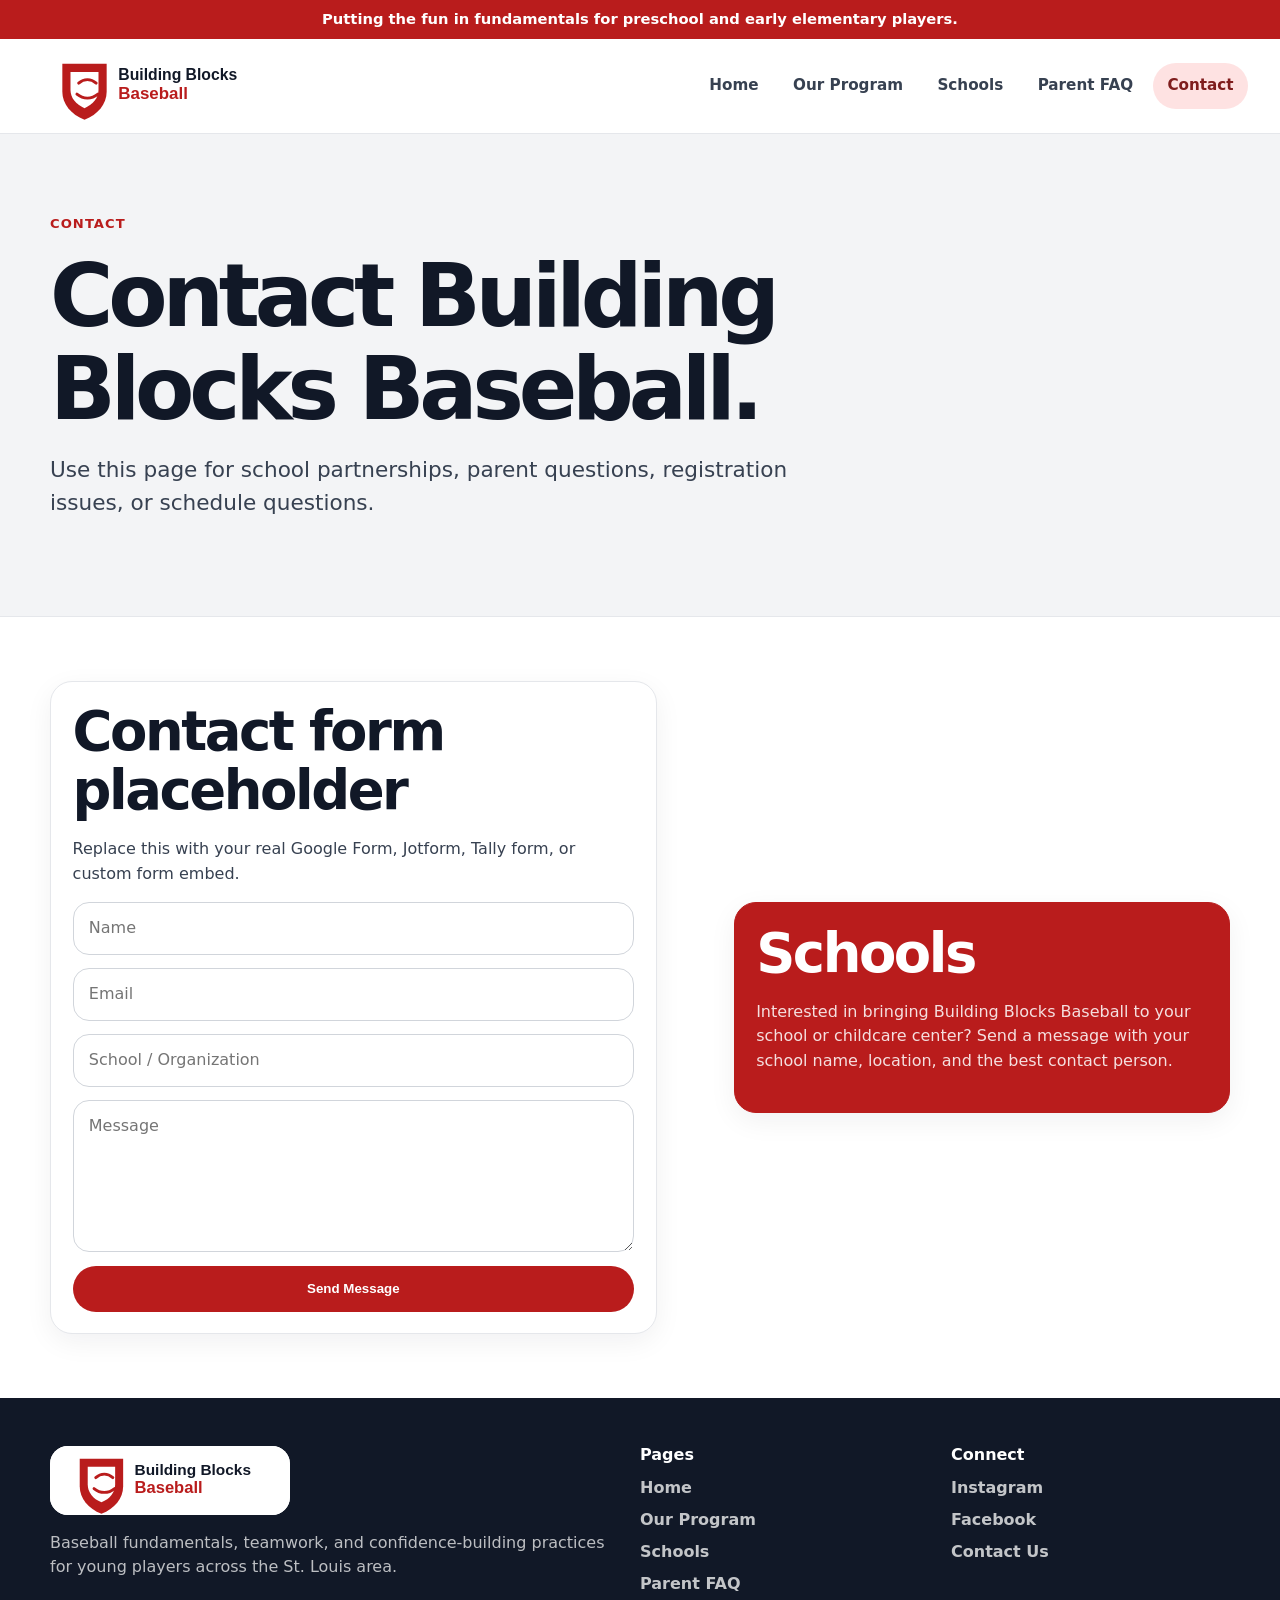
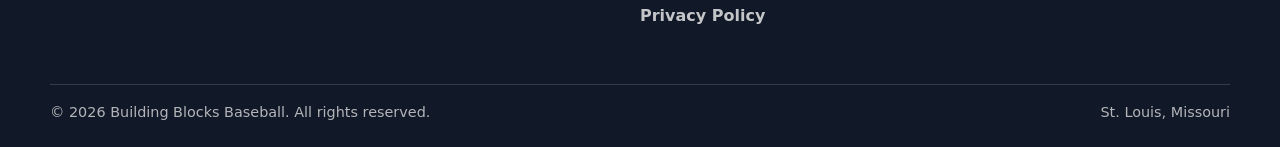
<file: contact/index.html>
<!doctype html>
<html lang="en">
<head>
  <meta charset="utf-8" />
  <meta name="viewport" content="width=device-width, initial-scale=1" />
  <title>Contact | Building Blocks Baseball</title>
  <meta name="description" content="Contact Building Blocks Baseball about school programs, registration, schedules, and partnerships." />
  <link rel="stylesheet" href="../assets/css/styles.css" />
</head>
<body>
  <div data-site-header></div>
  <main>
    <section class="page-hero"><div class="container"><p class="kicker">Contact</p><h1>Contact Building Blocks Baseball.</h1><p class="lead">Use this page for school partnerships, parent questions, registration issues, or schedule questions.</p></div></section>
    <section class="section-sm"><div class="container hero-grid">
      <div class="card">
        <h2>Contact form placeholder</h2>
        <p>Replace this with your real Google Form, Jotform, Tally form, or custom form embed.</p>
        <form class="form-grid" onsubmit="event.preventDefault(); alert('Replace this placeholder form with your real form.');">
          <input class="input" placeholder="Name" required />
          <input class="input" type="email" placeholder="Email" required />
          <input class="input" placeholder="School / Organization" />
          <textarea rows="5" placeholder="Message"></textarea>
          <button class="btn btn-primary" type="submit">Send Message</button>
        </form>
      </div>
      <div class="card red"><h2>Schools</h2><p>Interested in bringing Building Blocks Baseball to your school or childcare center? Send a message with your school name, location, and the best contact person.</p></div>
    </div></section>
  </main>
  <div data-site-footer></div>
  <script src="../assets/js/main.js"></script>
</body>
</html>
</file>
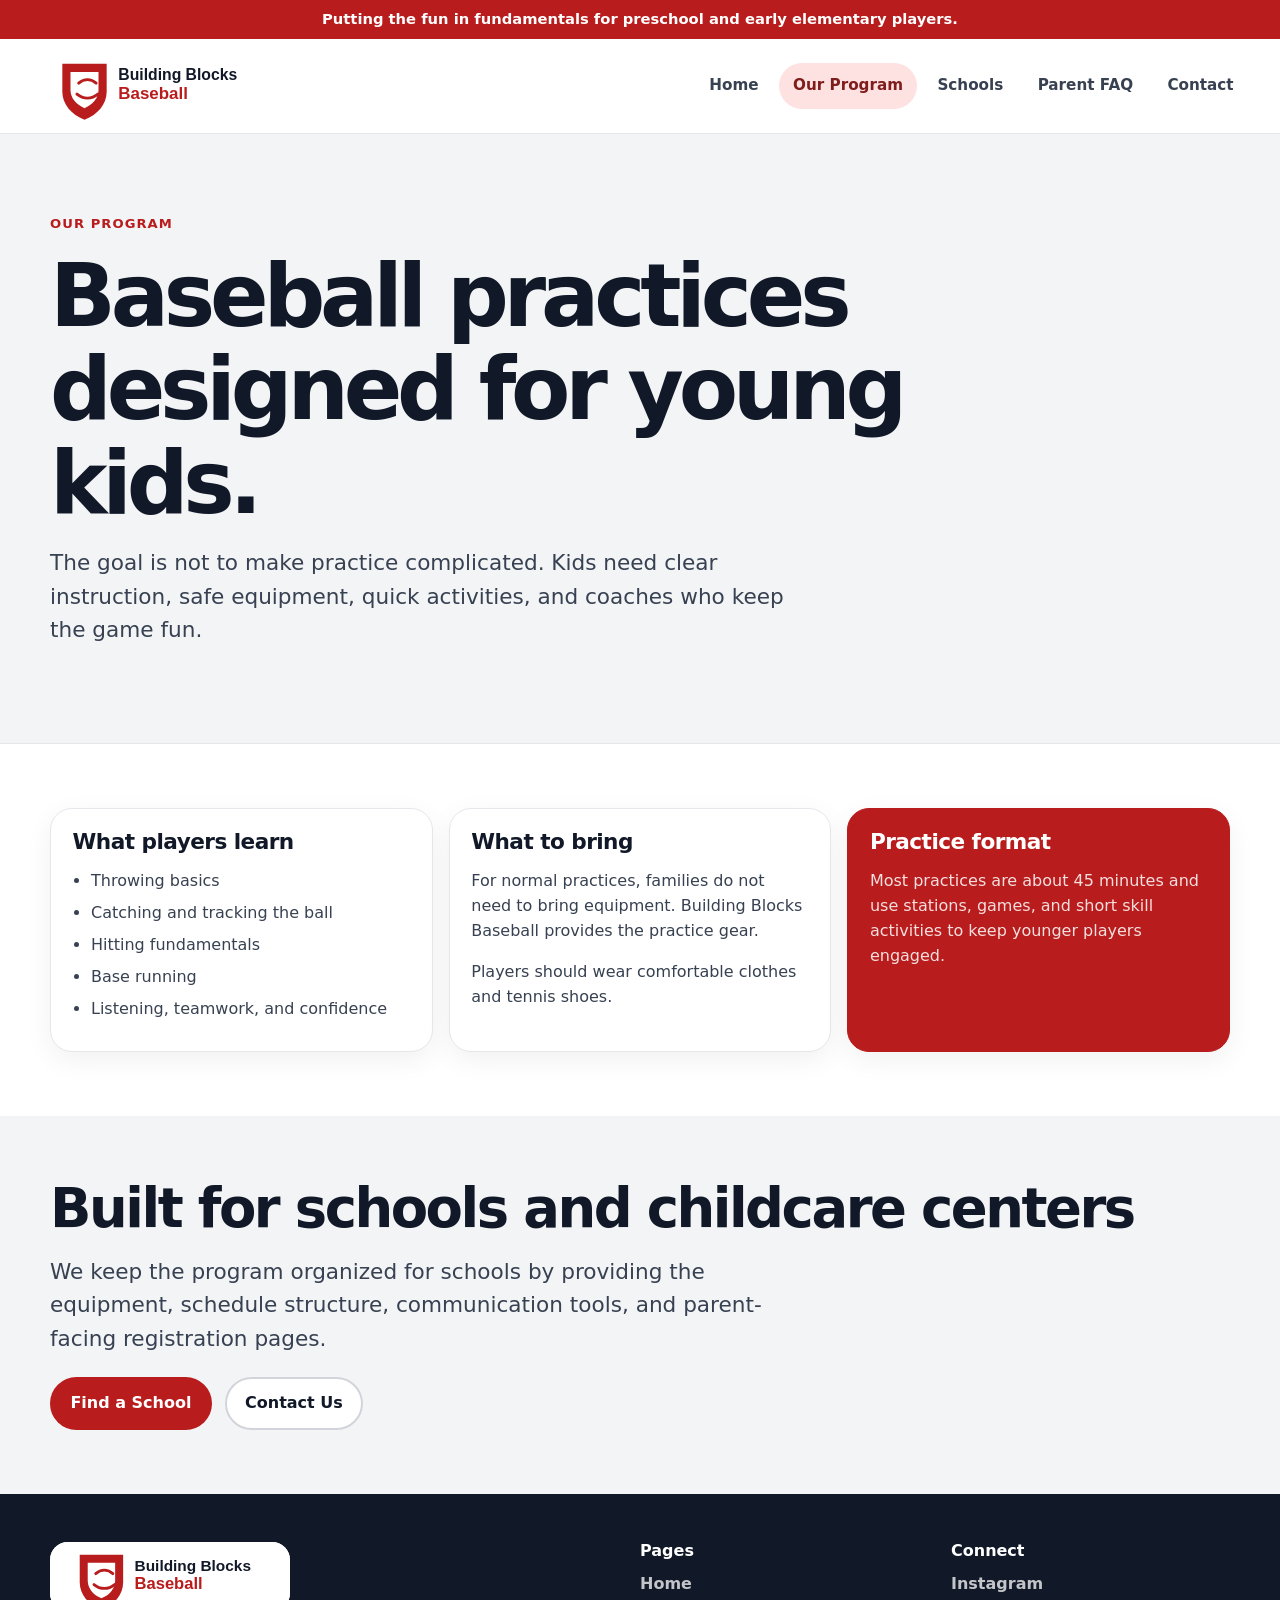
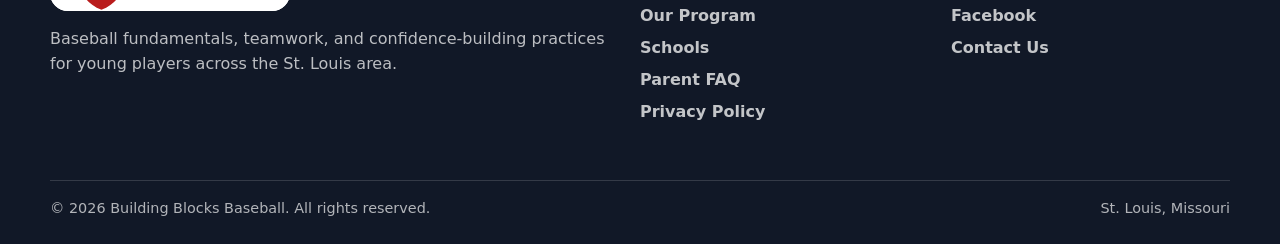
<file: our-program/index.html>
<!doctype html>
<html lang="en">
<head>
  <meta charset="utf-8" />
  <meta name="viewport" content="width=device-width, initial-scale=1" />
  <title>Our Program | Building Blocks Baseball</title>
  <meta name="description" content="Learn how Building Blocks Baseball practices work, what kids learn, and what families need to bring." />
  <link rel="stylesheet" href="../assets/css/styles.css" />
</head>
<body>
  <div data-site-header></div>
  <main>
    <section class="page-hero"><div class="container"><p class="kicker">Our Program</p><h1>Baseball practices designed for young kids.</h1><p class="lead">The goal is not to make practice complicated. Kids need clear instruction, safe equipment, quick activities, and coaches who keep the game fun.</p></div></section>
    <section class="section-sm"><div class="container card-grid">
      <article class="card"><h3>What players learn</h3><ul><li>Throwing basics</li><li>Catching and tracking the ball</li><li>Hitting fundamentals</li><li>Base running</li><li>Listening, teamwork, and confidence</li></ul></article>
      <article class="card"><h3>What to bring</h3><p>For normal practices, families do not need to bring equipment. Building Blocks Baseball provides the practice gear.</p><p>Players should wear comfortable clothes and tennis shoes.</p></article>
      <article class="card red"><h3>Practice format</h3><p>Most practices are about 45 minutes and use stations, games, and short skill activities to keep younger players engaged.</p></article>
    </div></section>
    <section class="section-sm" style="background:var(--gray-100)"><div class="container"><h2>Built for schools and childcare centers</h2><p class="lead">We keep the program organized for schools by providing the equipment, schedule structure, communication tools, and parent-facing registration pages.</p><div class="button-row"><a class="btn btn-primary" href="../schools/">Find a School</a><a class="btn btn-secondary" href="../contact/">Contact Us</a></div></div></section>
  </main>
  <div data-site-footer></div>
  <script src="../assets/js/main.js"></script>
</body>
</html>
</file>
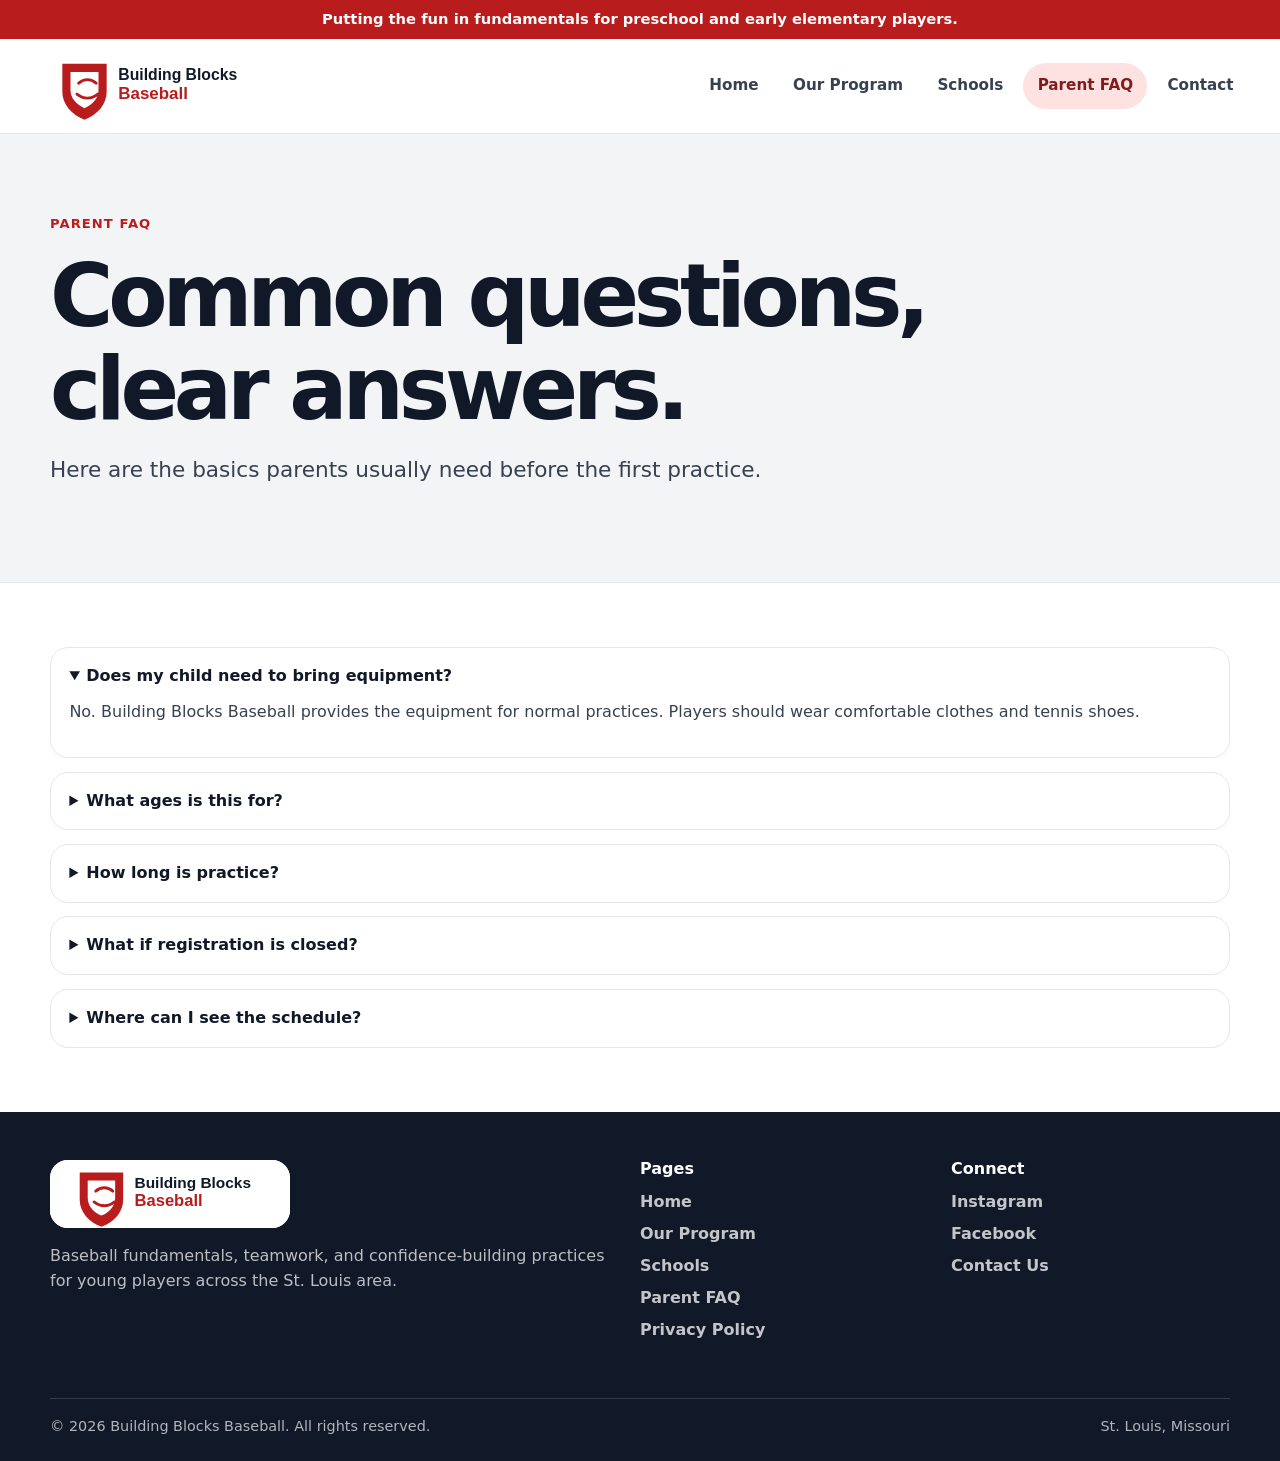
<file: parent-faq/index.html>
<!doctype html>
<html lang="en">
<head>
  <meta charset="utf-8" />
  <meta name="viewport" content="width=device-width, initial-scale=1" />
  <title>Parent FAQ | Building Blocks Baseball</title>
  <meta name="description" content="Answers to common parent questions about Building Blocks Baseball practices, equipment, schedules, and registration." />
  <link rel="stylesheet" href="../assets/css/styles.css" />
</head>
<body>
  <div data-site-header></div>
  <main>
    <section class="page-hero"><div class="container"><p class="kicker">Parent FAQ</p><h1>Common questions, clear answers.</h1><p class="lead">Here are the basics parents usually need before the first practice.</p></div></section>
    <section class="section-sm"><div class="container faq-list">
      <details open><summary>Does my child need to bring equipment?</summary><p>No. Building Blocks Baseball provides the equipment for normal practices. Players should wear comfortable clothes and tennis shoes.</p></details>
      <details><summary>What ages is this for?</summary><p>Most programs are designed for preschool and early elementary players, usually around ages 3–6. Exact ages can vary by school.</p></details>
      <details><summary>How long is practice?</summary><p>Most practices are about 45 minutes unless your school’s schedule says otherwise.</p></details>
      <details><summary>What if registration is closed?</summary><p>If a school says registration is closed, that session is full or no longer accepting registrations. Check back for the next season or contact us.</p></details>
      <details><summary>Where can I see the schedule?</summary><p>Open the Schools page, search for your school, and select View Details.</p></details>
    </div></section>
  </main>
  <div data-site-footer></div>
  <script src="../assets/js/main.js"></script>
</body>
</html>
</file>
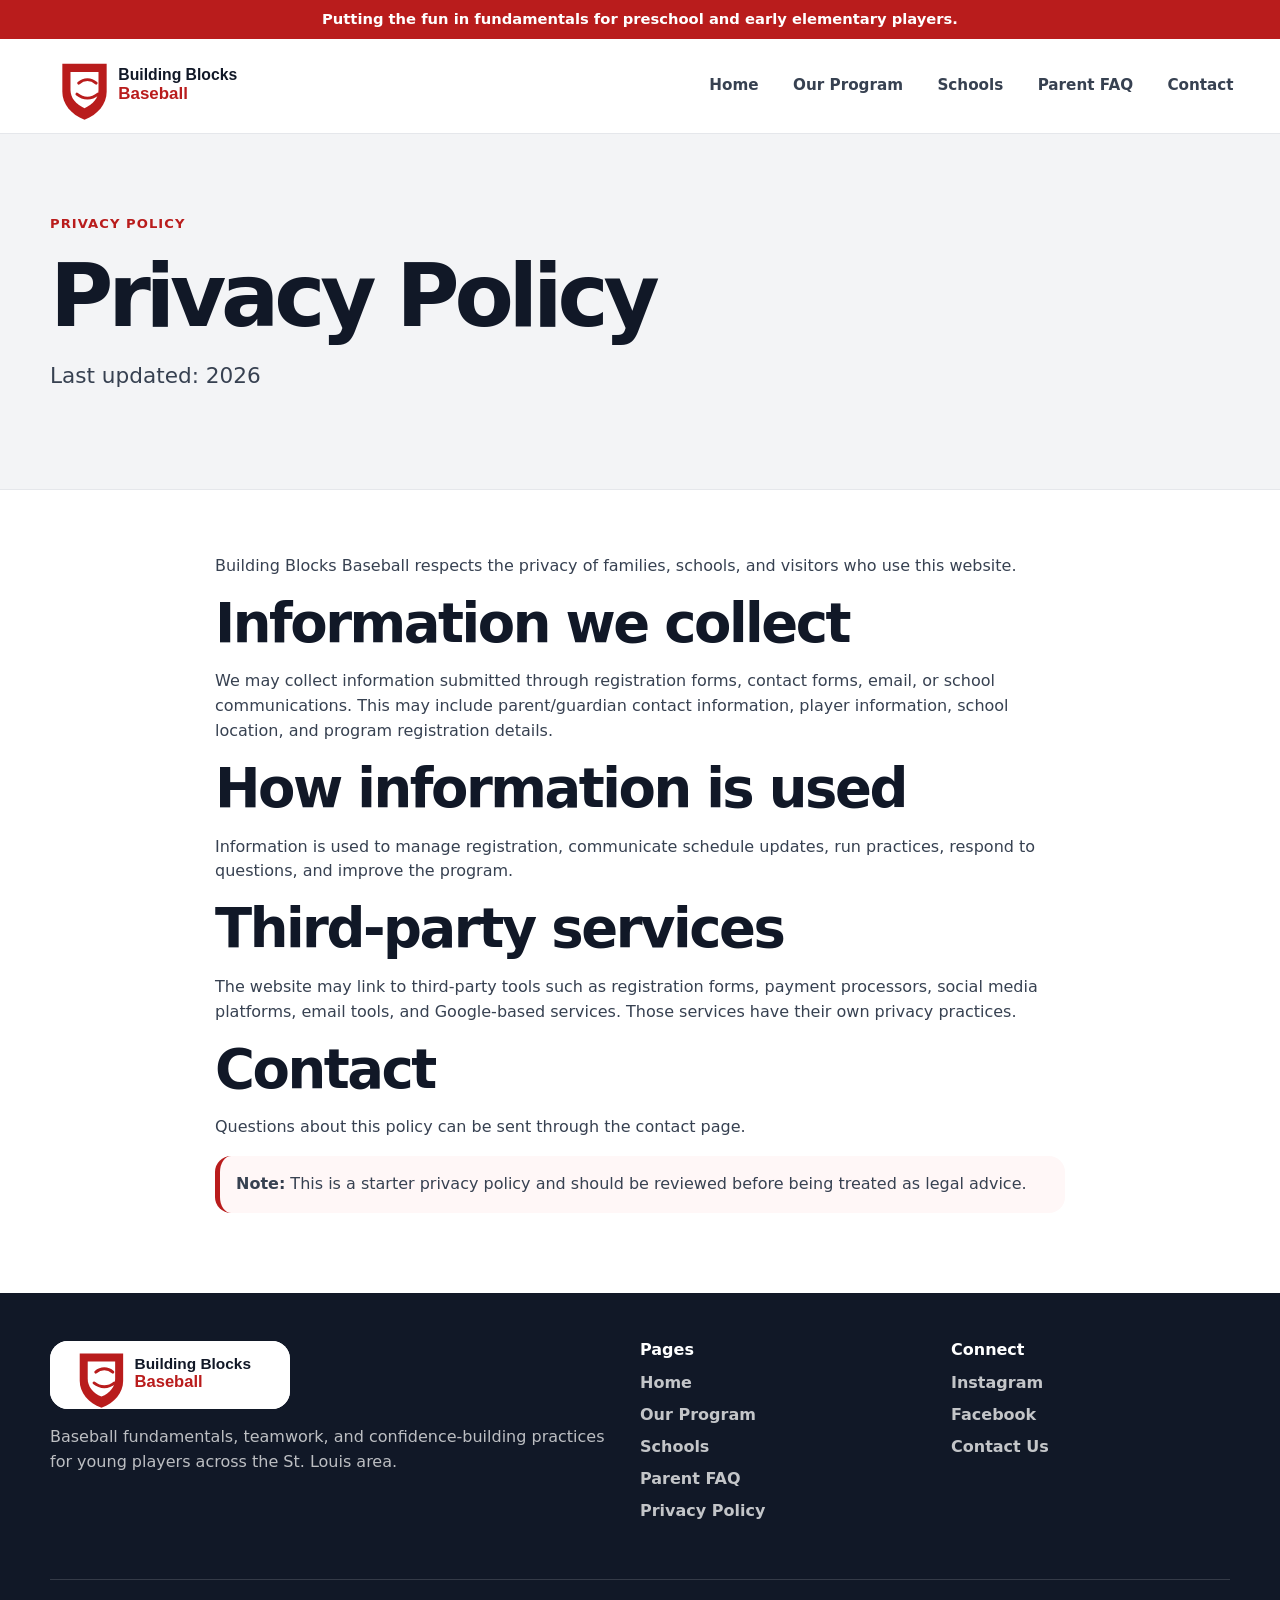
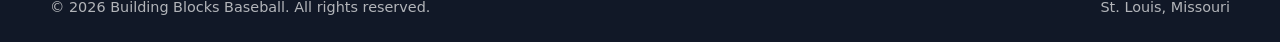
<file: privacy-policy/index.html>
<!doctype html>
<html lang="en">
<head>
  <meta charset="utf-8" />
  <meta name="viewport" content="width=device-width, initial-scale=1" />
  <title>Privacy Policy | Building Blocks Baseball</title>
  <meta name="description" content="Privacy policy for Building Blocks Baseball." />
  <link rel="stylesheet" href="../assets/css/styles.css" />
</head>
<body>
  <div data-site-header></div>
  <main>
    <section class="page-hero"><div class="container"><p class="kicker">Privacy Policy</p><h1>Privacy Policy</h1><p class="lead">Last updated: <span data-year></span></p></div></section>
    <section class="section-sm"><div class="container" style="max-width:850px">
      <p>Building Blocks Baseball respects the privacy of families, schools, and visitors who use this website.</p>
      <h2>Information we collect</h2><p>We may collect information submitted through registration forms, contact forms, email, or school communications. This may include parent/guardian contact information, player information, school location, and program registration details.</p>
      <h2>How information is used</h2><p>Information is used to manage registration, communicate schedule updates, run practices, respond to questions, and improve the program.</p>
      <h2>Third-party services</h2><p>The website may link to third-party tools such as registration forms, payment processors, social media platforms, email tools, and Google-based services. Those services have their own privacy practices.</p>
      <h2>Contact</h2><p>Questions about this policy can be sent through the contact page.</p>
      <p class="notice"><strong>Note:</strong> This is a starter privacy policy and should be reviewed before being treated as legal advice.</p>
    </div></section>
  </main>
  <div data-site-footer></div>
  <script src="../assets/js/main.js"></script>
</body>
</html>
</file>
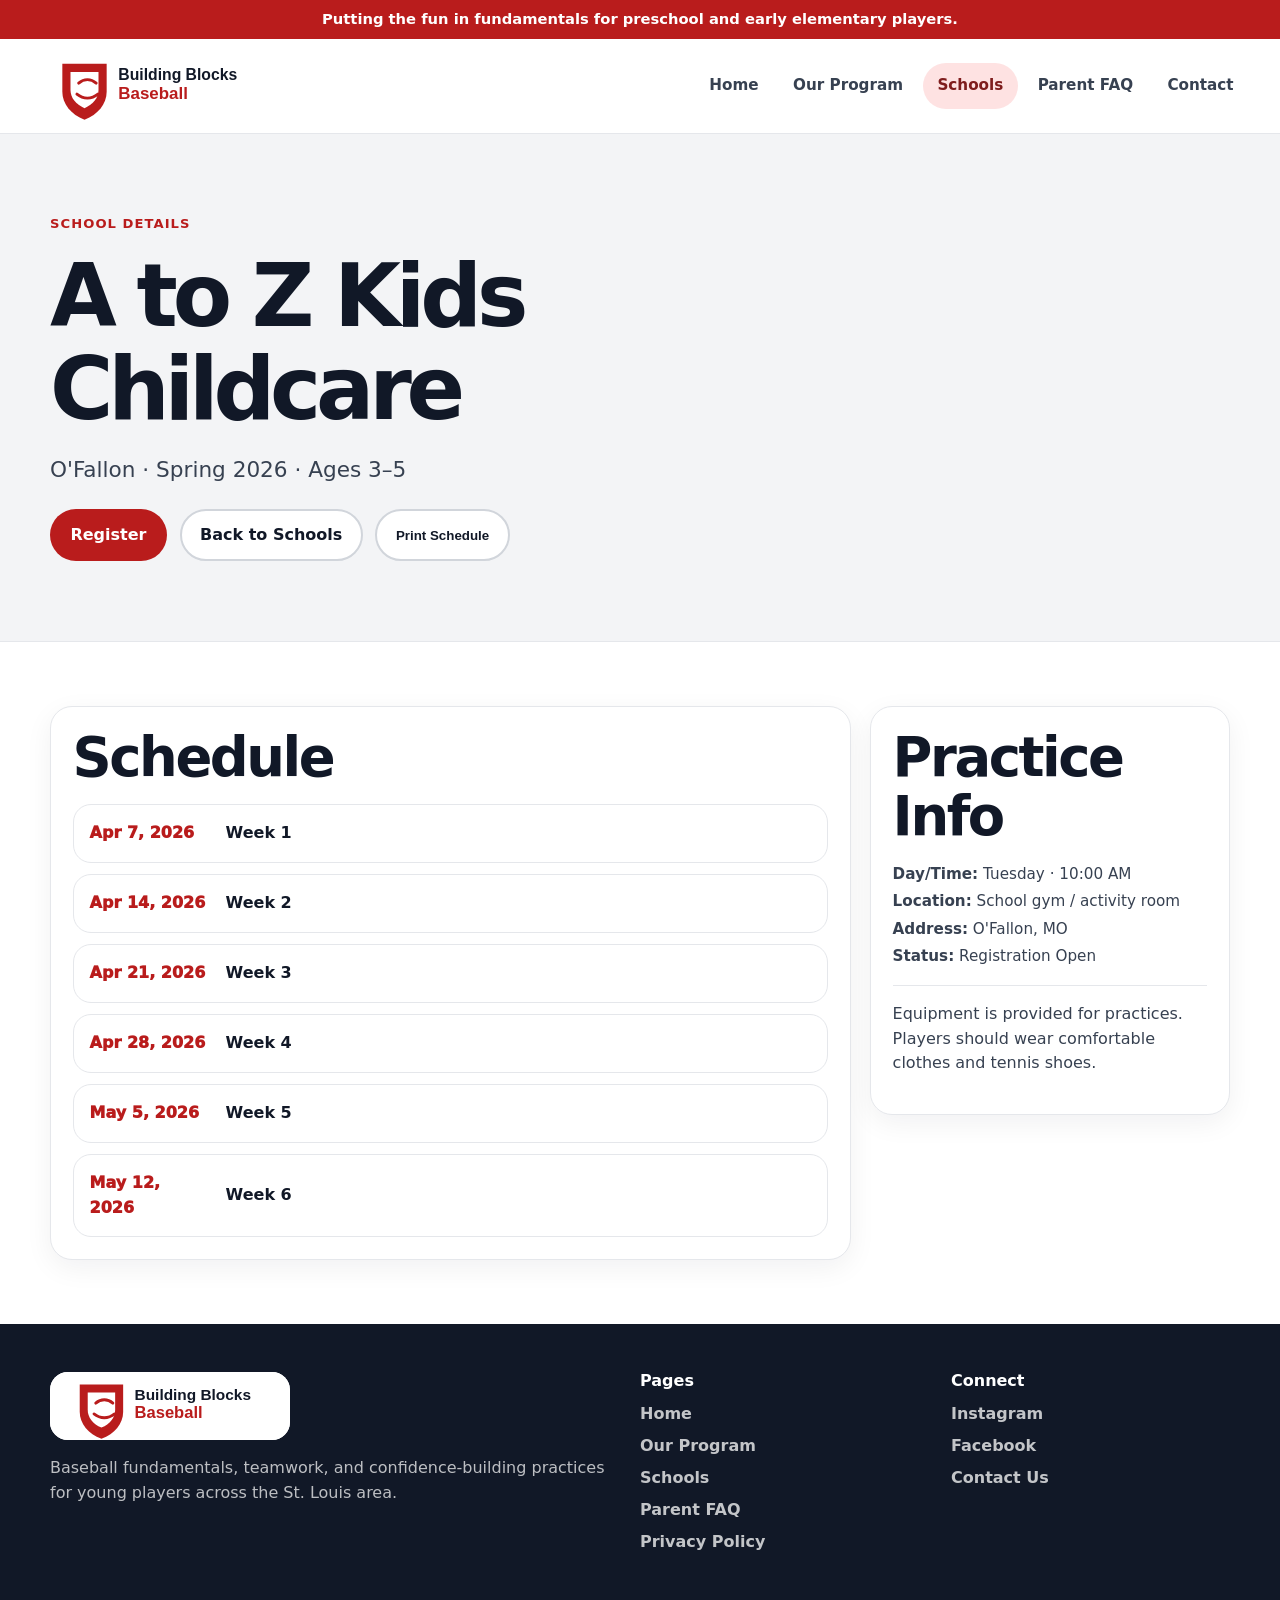
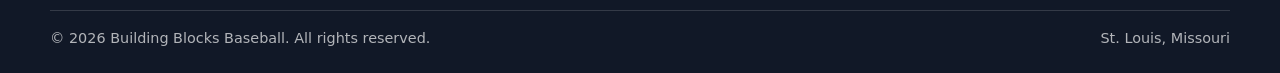
<file: schools/school.html>
<!doctype html>
<html lang="en">
<head>
  <meta charset="utf-8" />
  <meta name="viewport" content="width=device-width, initial-scale=1" />
  <title>School Details | Building Blocks Baseball</title>
  <meta name="description" content="View school-specific Building Blocks Baseball schedule and registration details." />
  <link rel="stylesheet" href="../assets/css/styles.css" />
</head>
<body>
  <div data-site-header></div>
  <main data-school-detail></main>
  <div data-site-footer></div>
  <script src="../assets/js/main.js"></script>
  <script src="../assets/js/schools.js"></script>
</body>
</html>
</file>
<file: assets/css/styles.css>
:root {
  --red: #b91c1c;
  --red-dark: #7f1d1d;
  --black: #111827;
  --gray-900: #111827;
  --gray-700: #374151;
  --gray-500: #6b7280;
  --gray-300: #d1d5db;
  --gray-200: #e5e7eb;
  --gray-100: #f3f4f6;
  --white: #ffffff;
  --shadow: 0 18px 50px rgba(17, 24, 39, 0.12);
  --radius: 22px;
  --max: 1180px;
}

* { box-sizing: border-box; }
html { scroll-behavior: smooth; }
body {
  margin: 0;
  font-family: Inter, ui-sans-serif, system-ui, -apple-system, BlinkMacSystemFont, "Segoe UI", Arial, sans-serif;
  color: var(--gray-900);
  background: #fff;
  line-height: 1.55;
}
a { color: inherit; }
img { max-width: 100%; height: auto; display: block; }

.top-strip {
  background: var(--red);
  color: white;
  text-align: center;
  font-size: 0.92rem;
  font-weight: 750;
  padding: 0.5rem 1rem;
}
.site-header {
  position: sticky;
  top: 0;
  z-index: 50;
  background: rgba(255,255,255,0.96);
  backdrop-filter: blur(12px);
  border-bottom: 1px solid var(--gray-200);
  display: flex;
  align-items: center;
  justify-content: space-between;
  min-height: 84px;
  padding: 0.75rem clamp(1rem, 4vw, 2rem);
}
.brand img { width: 245px; }
.site-nav { display: flex; align-items: center; gap: 0.35rem; }
.site-nav a {
  text-decoration: none;
  font-weight: 800;
  font-size: 0.95rem;
  padding: 0.7rem 0.9rem;
  border-radius: 999px;
  color: var(--gray-700);
}
.site-nav a:hover, .site-nav a.active { background: #fee2e2; color: var(--red-dark); }
.nav-toggle { display: none; }

.container { width: min(var(--max), calc(100% - 2rem)); margin: 0 auto; }
.section { padding: clamp(3rem, 7vw, 6rem) 0; }
.section-sm { padding: clamp(2rem, 5vw, 4rem) 0; }
.kicker { color: var(--red); font-weight: 900; letter-spacing: 0.08em; text-transform: uppercase; font-size: 0.82rem; }
h1, h2, h3 { line-height: 1.08; margin: 0 0 1rem; }
h1 { font-size: clamp(2.4rem, 7vw, 5.4rem); letter-spacing: -0.06em; }
h2 { font-size: clamp(2rem, 5vw, 3.4rem); letter-spacing: -0.045em; }
h3 { font-size: 1.35rem; letter-spacing: -0.025em; }
p { margin: 0 0 1rem; color: var(--gray-700); }
.lead { font-size: clamp(1.12rem, 2vw, 1.35rem); color: var(--gray-700); max-width: 760px; }

.hero {
  background:
    radial-gradient(circle at 18% 12%, rgba(185, 28, 28, 0.16), transparent 34%),
    linear-gradient(135deg, #ffffff 0%, #f9fafb 42%, #fee2e2 100%);
  border-bottom: 1px solid var(--gray-200);
}
.hero-grid { display: grid; grid-template-columns: 1.1fr 0.9fr; gap: clamp(2rem, 6vw, 5rem); align-items: center; }
.hero-card {
  background: rgba(255,255,255,0.86);
  border: 1px solid rgba(229,231,235,0.9);
  border-radius: 34px;
  box-shadow: var(--shadow);
  padding: clamp(1.5rem, 4vw, 2.4rem);
}
.stat-grid { display: grid; grid-template-columns: repeat(3, 1fr); gap: 0.8rem; margin-top: 1.2rem; }
.stat { background: var(--gray-100); border-radius: 18px; padding: 1rem; }
.stat strong { display: block; font-size: 1.7rem; color: var(--red); line-height: 1; }
.stat span { font-size: 0.85rem; font-weight: 800; color: var(--gray-700); }

.button-row { display: flex; flex-wrap: wrap; gap: 0.8rem; margin-top: 1.4rem; }
.btn {
  display: inline-flex;
  align-items: center;
  justify-content: center;
  min-height: 46px;
  padding: 0.75rem 1.15rem;
  border-radius: 999px;
  font-weight: 900;
  text-decoration: none;
  border: 2px solid transparent;
  cursor: pointer;
}
.btn-primary { background: var(--red); color: white; }
.btn-primary:hover { background: var(--red-dark); }
.btn-secondary { background: white; color: var(--gray-900); border-color: var(--gray-300); }
.btn-secondary:hover { border-color: var(--red); color: var(--red); }
.btn-disabled { background: var(--gray-200); color: var(--gray-500); cursor: not-allowed; }

.card-grid { display: grid; grid-template-columns: repeat(3, 1fr); gap: 1rem; }
.card {
  background: white;
  border: 1px solid var(--gray-200);
  border-radius: var(--radius);
  box-shadow: 0 8px 28px rgba(17,24,39,0.06);
  padding: 1.35rem;
}
.card.red { background: var(--red); color: white; border-color: var(--red); }
.card.red p { color: rgba(255,255,255,0.86); }
.card ul { padding-left: 1.15rem; margin: 0; color: var(--gray-700); }
.card li { margin: 0.45rem 0; }
.card.red ul, .card.red li { color: white; }

.page-hero { background: var(--gray-100); border-bottom: 1px solid var(--gray-200); padding: clamp(3rem, 7vw, 5rem) 0; }
.page-hero h1 { max-width: 880px; }

.school-toolbar {
  display: grid;
  grid-template-columns: 1.3fr 0.7fr;
  gap: 0.8rem;
  margin: 1.4rem 0;
}
.input, select, textarea {
  width: 100%;
  min-height: 48px;
  border: 1px solid var(--gray-300);
  border-radius: 16px;
  padding: 0.8rem 0.95rem;
  font: inherit;
  background: white;
}
.input:focus, select:focus, textarea:focus { outline: 3px solid rgba(185,28,28,0.18); border-color: var(--red); }
.city-pills { display: flex; flex-wrap: wrap; gap: 0.5rem; margin: 0 0 1.25rem; }
.pill {
  border: 1px solid var(--gray-300);
  background: white;
  color: var(--gray-700);
  border-radius: 999px;
  padding: 0.55rem 0.85rem;
  font-weight: 850;
  cursor: pointer;
}
.pill.active, .pill:hover { background: #fee2e2; border-color: #fecaca; color: var(--red-dark); }
.school-grid { display: grid; grid-template-columns: repeat(3, 1fr); gap: 1rem; }
.school-card { display: flex; flex-direction: column; gap: 0.8rem; }
.school-card h3 { color: var(--red); margin-bottom: 0.2rem; }
.meta { display: grid; gap: 0.25rem; color: var(--gray-700); font-size: 0.95rem; }
.badge-row { display: flex; flex-wrap: wrap; gap: 0.4rem; }
.badge { border-radius: 999px; padding: 0.28rem 0.55rem; font-size: 0.78rem; font-weight: 900; background: var(--gray-100); color: var(--gray-700); }
.badge.open { background: #dcfce7; color: #166534; }
.badge.closed { background: var(--gray-200); color: var(--gray-500); }
.school-actions { margin-top: auto; display: flex; gap: 0.55rem; flex-wrap: wrap; }

.detail-panel { display: grid; grid-template-columns: 1fr 360px; gap: 1.2rem; align-items: start; }
.schedule-list { display: grid; gap: 0.7rem; }
.schedule-item { display: grid; grid-template-columns: 120px 1fr; gap: 1rem; align-items: center; border: 1px solid var(--gray-200); border-radius: 18px; padding: 1rem; background: white; }
.schedule-date { font-weight: 950; color: var(--red); }
.schedule-item.cancelled { background: var(--gray-100); opacity: 0.75; }
.schedule-item.cancelled .schedule-title { text-decoration: line-through; }
.side-box { position: sticky; top: 110px; }

.faq-list { display: grid; gap: 0.85rem; }
details { border: 1px solid var(--gray-200); border-radius: 18px; background: white; padding: 1rem 1.15rem; }
summary { cursor: pointer; font-weight: 900; color: var(--gray-900); }
details p { margin-top: 0.7rem; }

.form-grid { display: grid; gap: 0.85rem; max-width: 720px; }

.site-footer { background: var(--gray-900); color: white; margin-top: 0; }
.footer-grid { width: min(var(--max), calc(100% - 2rem)); margin: 0 auto; display: grid; grid-template-columns: 1.4fr 0.7fr 0.7fr; gap: 2rem; padding: 3rem 0; }
.footer-logo { width: 240px; background: white; border-radius: 18px; margin-bottom: 1rem; }
.site-footer p { color: rgba(255,255,255,0.72); }
.site-footer h2 { font-size: 1rem; letter-spacing: 0; color: white; margin-bottom: 0.8rem; }
.site-footer a { display: block; text-decoration: none; color: rgba(255,255,255,0.75); margin: 0.45rem 0; font-weight: 750; }
.site-footer a:hover { color: white; text-decoration: underline; }
.footer-bottom { border-top: 1px solid rgba(255,255,255,0.15); width: min(var(--max), calc(100% - 2rem)); margin: 0 auto; padding: 1rem 0 1.5rem; display: flex; justify-content: space-between; gap: 1rem; color: rgba(255,255,255,0.68); font-size: 0.9rem; }

.notice { border-left: 5px solid var(--red); background: #fff7f7; padding: 1rem; border-radius: 16px; }
.empty { padding: 2rem; text-align: center; background: var(--gray-100); border-radius: var(--radius); color: var(--gray-700); font-weight: 850; }

@media (max-width: 900px) {
  .hero-grid, .detail-panel, .footer-grid { grid-template-columns: 1fr; }
  .card-grid, .school-grid { grid-template-columns: repeat(2, 1fr); }
  .side-box { position: static; }
  .site-nav { display: none; position: absolute; top: 100%; left: 0; right: 0; background: white; border-bottom: 1px solid var(--gray-200); padding: 0.75rem; box-shadow: var(--shadow); }
  .site-nav.open { display: grid; }
  .nav-toggle { display: inline-flex; border: 1px solid var(--gray-300); background: white; border-radius: 999px; padding: 0.65rem 0.9rem; font-weight: 900; }
  .brand img { width: 210px; }
  .school-toolbar { grid-template-columns: 1fr; }
}
@media (max-width: 640px) {
  .card-grid, .school-grid, .stat-grid { grid-template-columns: 1fr; }
  .schedule-item { grid-template-columns: 1fr; gap: 0.4rem; }
  .footer-bottom { flex-direction: column; }
  h1 { font-size: clamp(2.25rem, 14vw, 3.7rem); }
}

@media print {
  [data-site-header], [data-site-footer], .button-row, .site-footer, .school-toolbar, .city-pills, .nav-toggle { display: none !important; }
  body { background: white; color: black; }
  .page-hero, .section, .section-sm { padding: 1rem 0; }
  .container { width: 100%; }
  .card, .schedule-item { box-shadow: none; break-inside: avoid; }
  .detail-panel { display: block; }
}
</file>
